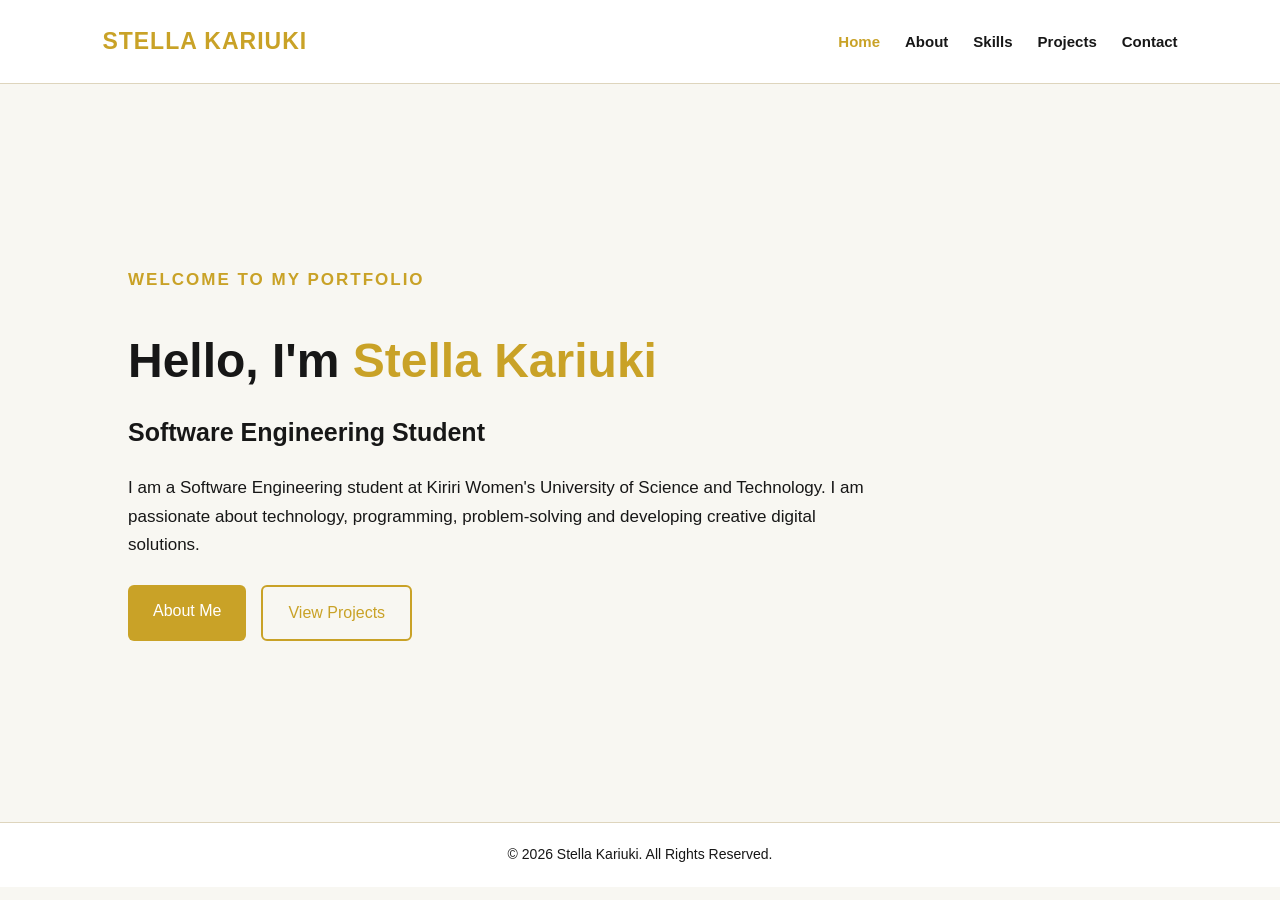
<file: index.html>
<!DOCTYPE html>
<html lang="en">
<head>
    <meta charset="UTF-8">
    <meta name="viewport" content="width=device-width, initial-scale=1.0">
    <title>Stella Kariuki | Home</title>
    <link rel="stylesheet" href="style.css">
</head>
<body>

<header>
    <div class="logo">STELLA KARIUKI</div>

    <nav>
        <a href="index.html" class="active">Home</a>
        <a href="about.html">About</a>
        <a href="skills.html">Skills</a>
        <a href="projects.html">Projects</a>
        <a href="contact.html">Contact</a>
    </nav>
</header>

<section class="home">
    <div class="home-content">
        <p class="welcome">WELCOME TO MY PORTFOLIO</p>

        <h1>Hello, I'm <span>Stella Kariuki</span></h1>

        <h2>Software Engineering Student</h2>

        <p>
            I am a Software Engineering student at
            Kiriri Women's University of Science and Technology.
            I am passionate about technology, programming,
            problem-solving and developing creative digital solutions.
        </p>

        <div class="home-buttons">
            <a href="about.html" class="btn">About Me</a>
            <a href="projects.html" class="btn secondary">View Projects</a>
        </div>
    </div>
</section>

<footer>
    <p>&copy; 2026 Stella Kariuki. All Rights Reserved.</p>
</footer>

</body>
</html>
</file>
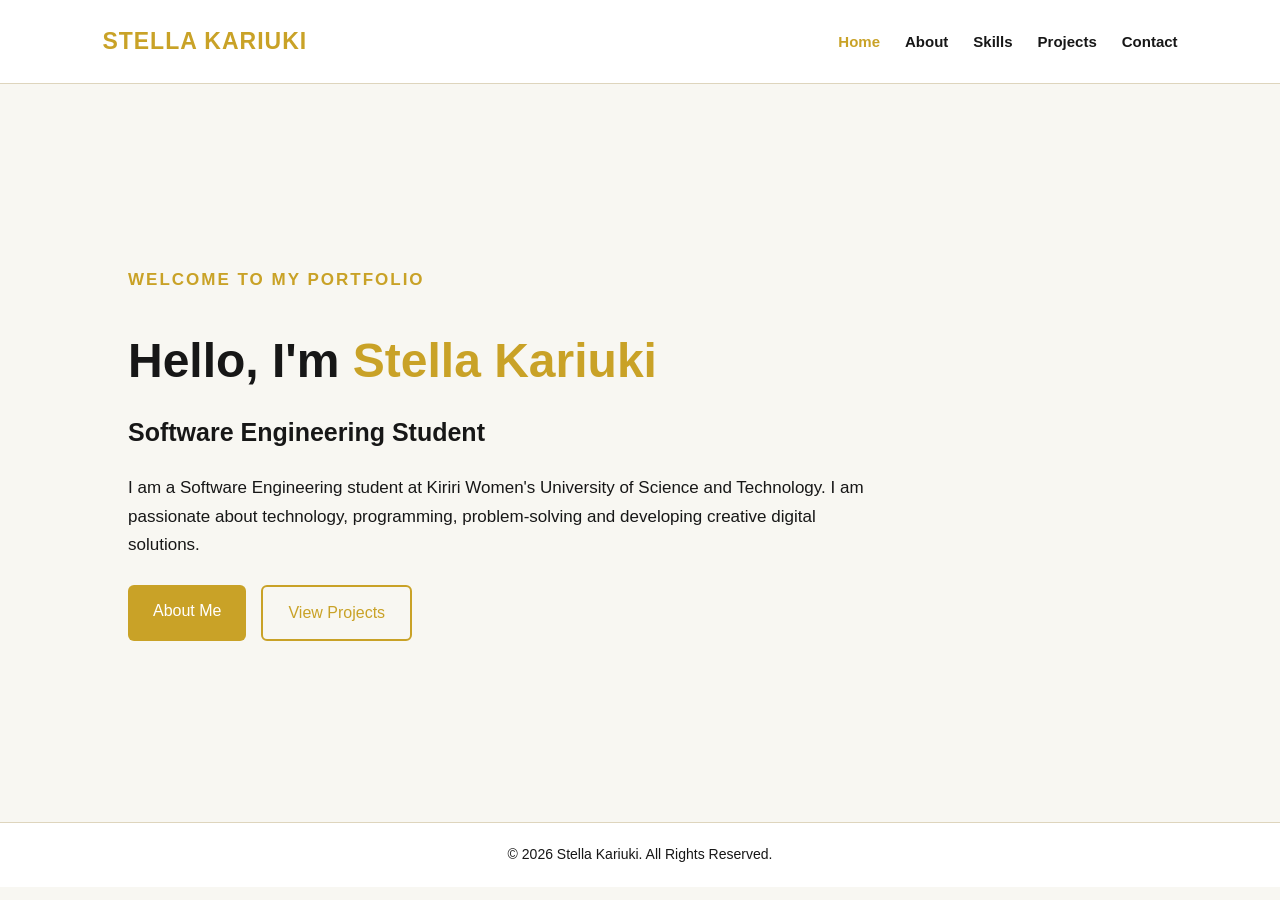
<file: Kariuki_portfolio/index.html>
<!DOCTYPE html>
<html lang="en">
<head>
    <meta charset="UTF-8">
    <meta name="viewport" content="width=device-width, initial-scale=1.0">
    <title>Stella Kariuki | Home</title>
    <link rel="stylesheet" href="css/style.css">
</head>
<body>

<header>
    <div class="logo">STELLA KARIUKI</div>

    <nav>
        <a href="index.html" class="active">Home</a>
        <a href="about.html">About</a>
        <a href="skills.html">Skills</a>
        <a href="projects.html">Projects</a>
        <a href="contact.html">Contact</a>
    </nav>
</header>

<section class="home">
    <div class="home-content">
        <p class="welcome">WELCOME TO MY PORTFOLIO</p>

        <h1>Hello, I'm <span>Stella Kariuki</span></h1>

        <h2>Software Engineering Student</h2>

        <p>
            I am a Software Engineering student at
            Kiriri Women's University of Science and Technology.
            I am passionate about technology, programming,
            problem-solving and developing creative digital solutions.
        </p>

        <div class="home-buttons">
            <a href="about.html" class="btn">About Me</a>
            <a href="projects.html" class="btn secondary">View Projects</a>
        </div>
    </div>
</section>

<footer>
    <p>&copy; 2026 Stella Kariuki. All Rights Reserved.</p>
</footer>

</body>
</html>
</file>
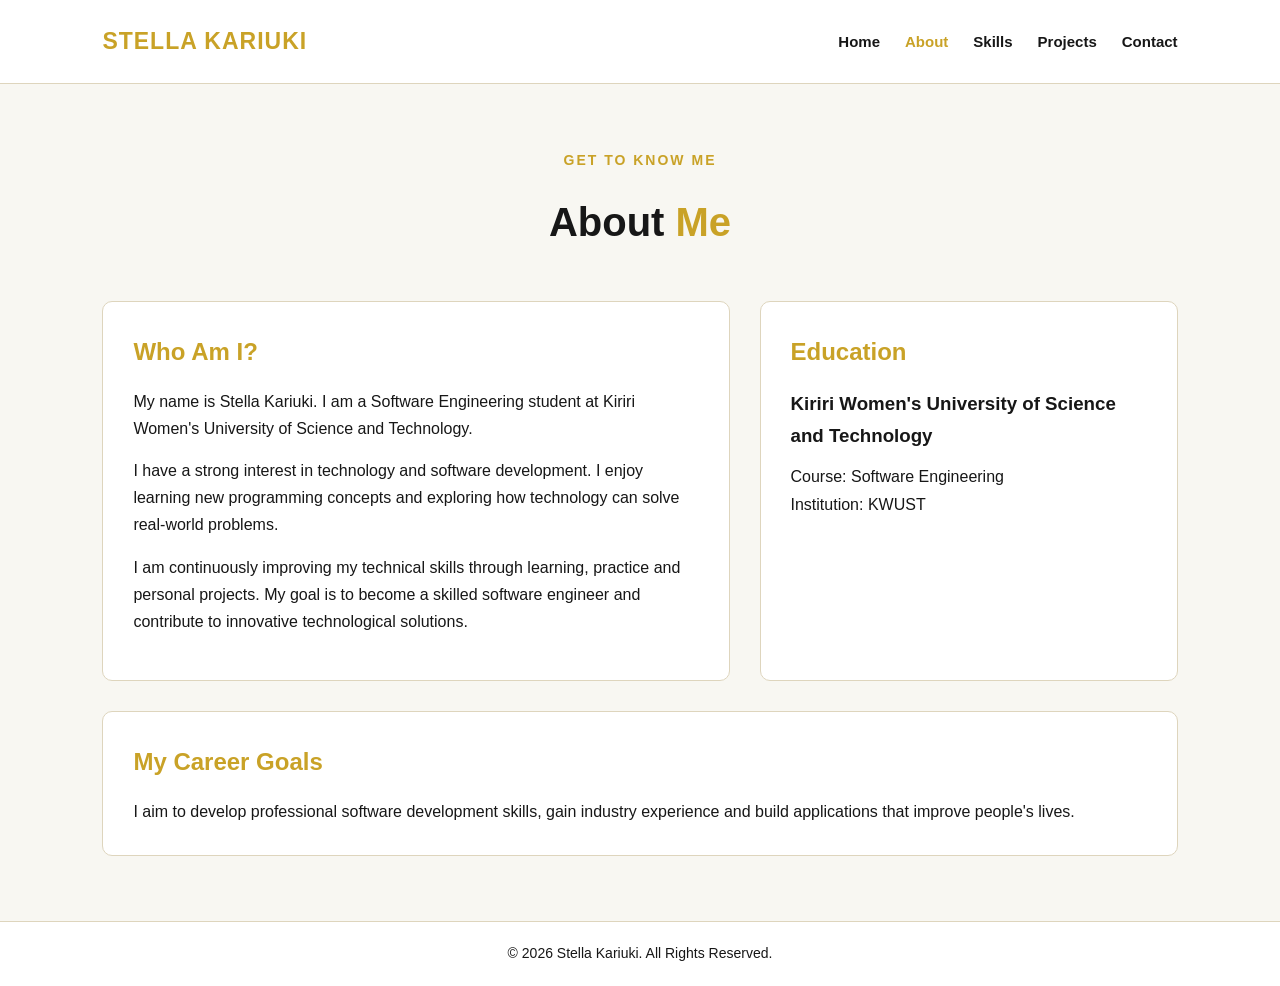
<file: about.html>
<!DOCTYPE html>
<html lang="en">
<head>
    <meta charset="UTF-8">
    <meta name="viewport" content="width=device-width, initial-scale=1.0">
    <title>Stella Kariuki | About</title>
    <link rel="stylesheet" href="style.css">
</head>
<body>

<header>
    <div class="logo">STELLA KARIUKI</div>

    <nav>
        <a href="index.html">Home</a>
        <a href="about.html" class="active">About</a>
        <a href="skills.html">Skills</a>
        <a href="projects.html">Projects</a>
        <a href="contact.html">Contact</a>
    </nav>
</header>

<section class="page-section">

    <div class="section-heading">
        <p class="welcome">GET TO KNOW ME</p>
        <h1>About <span>Me</span></h1>
    </div>

    <div class="about-container">

        <div class="about-text">
            <h2>Who Am I?</h2>

            <p>
                My name is Stella Kariuki. I am a Software
                Engineering student at Kiriri Women's University
                of Science and Technology.
            </p>

            <p>
                I have a strong interest in technology and
                software development. I enjoy learning new
                programming concepts and exploring how technology
                can solve real-world problems.
            </p>

            <p>
                I am continuously improving my technical skills
                through learning, practice and personal projects.
                My goal is to become a skilled software engineer
                and contribute to innovative technological solutions.
            </p>
        </div>

        <div class="education-box">
            <h2>Education</h2>

            <h3>Kiriri Women's University of Science and Technology</h3>

            <p>Course: Software Engineering</p>

            <p>Institution: KWUST</p>
        </div>

    </div>

    <div class="about-extra">
        <h2>My Career Goals</h2>

        <p>
            I aim to develop professional software development
            skills, gain industry experience and build applications
            that improve people's lives.
        </p>
    </div>

</section>

<footer>
    <p>&copy; 2026 Stella Kariuki. All Rights Reserved.</p>
</footer>

</body>
</html>
</file>
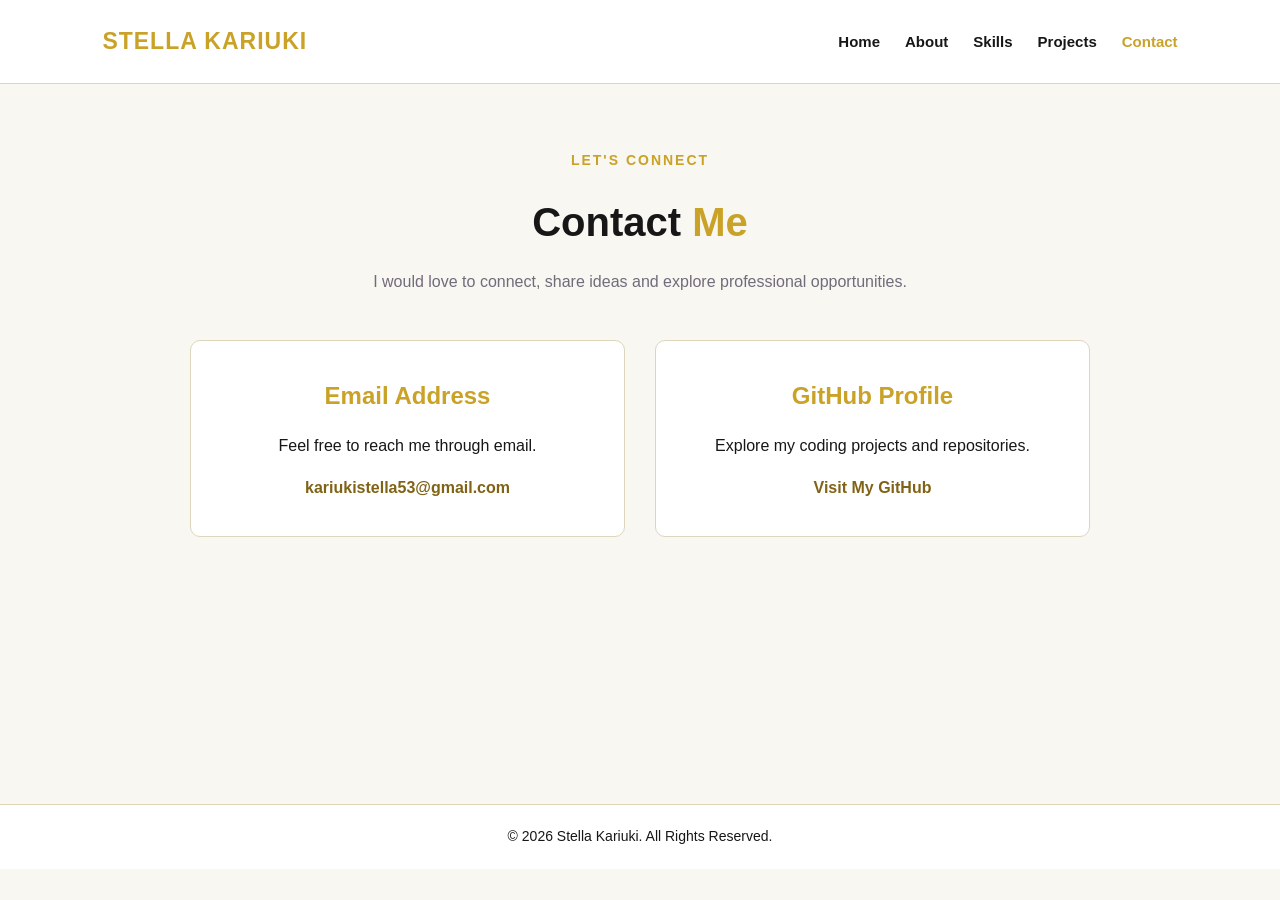
<file: contact.html>
<!DOCTYPE html>
<html lang="en">
<head>
    <meta charset="UTF-8">
    <meta name="viewport" content="width=device-width, initial-scale=1.0">
    <title>Stella Kariuki | Contact</title>
    <link rel="stylesheet" href="style.css">
</head>
<body>

<header>
    <div class="logo">STELLA KARIUKI</div>

    <nav>
        <a href="index.html">Home</a>
        <a href="about.html">About</a>
        <a href="skills.html">Skills</a>
        <a href="projects.html">Projects</a>
        <a href="contact.html" class="active">Contact</a>
    </nav>
</header>

<section class="page-section">

    <div class="section-heading">
        <p class="welcome">LET'S CONNECT</p>
        <h1>Contact <span>Me</span></h1>

        <p>
            I would love to connect, share ideas and
            explore professional opportunities.
        </p>
    </div>

    <div class="contact-container">

        <div class="contact-card">
            <h2>Email Address</h2>

            <p>Feel free to reach me through email.</p>

            <a href="mailto:kariukistella53@gmail.com">
                kariukistella53@gmail.com
            </a>
        </div>

        <div class="contact-card">
            <h2>GitHub Profile</h2>

            <p>Explore my coding projects and repositories.</p>

            <a href="https://github.com/kariukistella53-dot"
               target="_blank"
               rel="noopener noreferrer">
                Visit My GitHub
            </a>
        </div>

    </div>

</section>

<footer>
    <p>&copy; 2026 Stella Kariuki. All Rights Reserved.</p>
</footer>

</body>
</html>
</file>
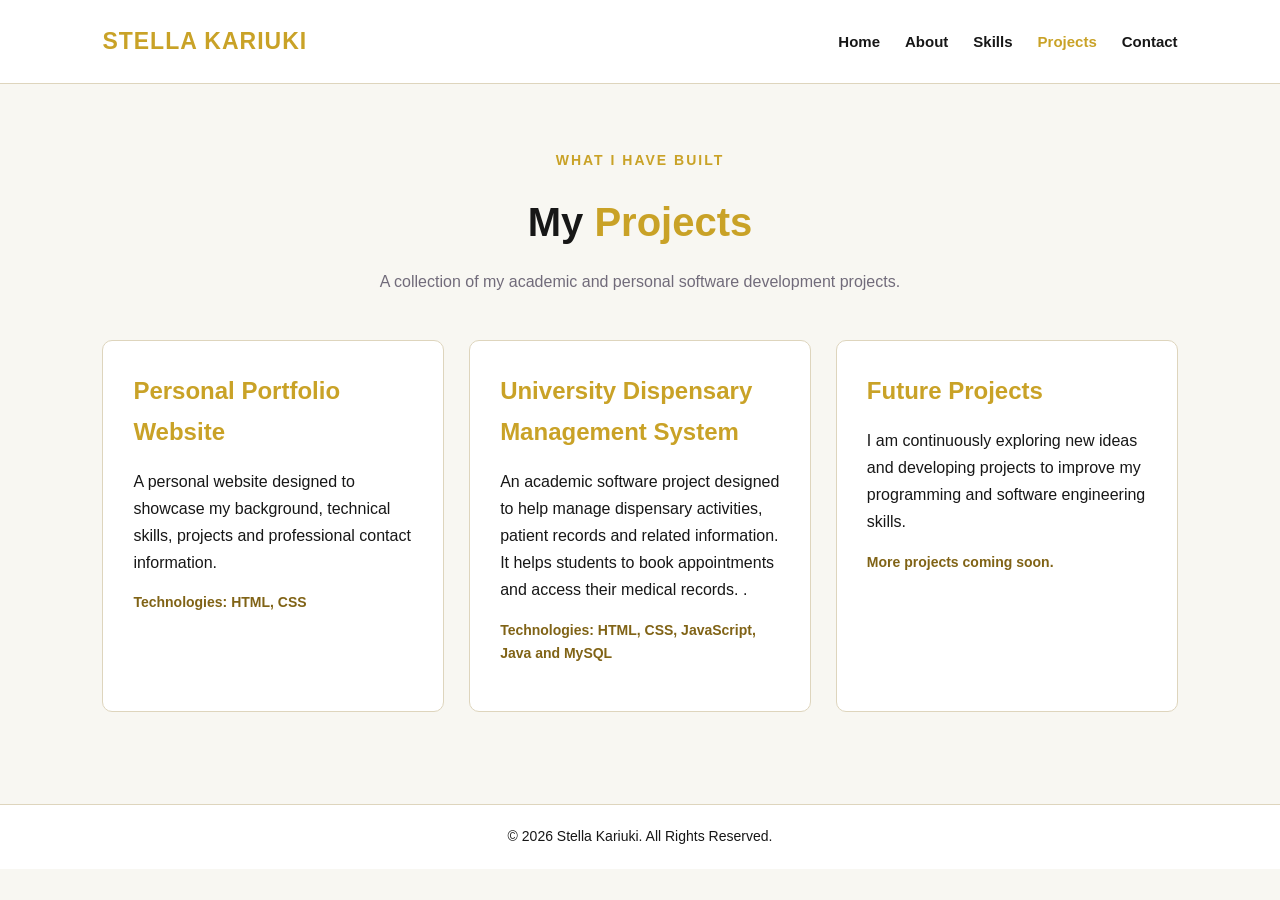
<file: projects.html>
<!DOCTYPE html>
<html lang="en">
<head>
    <meta charset="UTF-8">
    <meta name="viewport" content="width=device-width, initial-scale=1.0">
    <title>Stella Kariuki | Projects</title>
    <link rel="stylesheet" href="style.css">
</head>
<body>

<header>
    <div class="logo">STELLA KARIUKI</div>

    <nav>
        <a href="index.html">Home</a>
        <a href="about.html">About</a>
        <a href="skills.html">Skills</a>
        <a href="projects.html" class="active">Projects</a>
        <a href="contact.html">Contact</a>
    </nav>
</header>

<section class="page-section">

    <div class="section-heading">
        <p class="welcome">WHAT I HAVE BUILT</p>
        <h1>My <span>Projects</span></h1>

        <p>
            A collection of my academic and personal
            software development projects.
        </p>
    </div>

    <div class="projects-container">

        <div class="project-card">
            <h2>Personal Portfolio Website</h2>

            <p>
                A personal website designed to showcase my
                background, technical skills, projects and
                professional contact information.
            </p>

            <p class="technology">Technologies: HTML, CSS</p>
        </div>

        <div class="project-card">
            <h2>University Dispensary Management System</h2>

            <p>
                An academic software project designed to help
                manage dispensary activities, patient records
                and related information. It helps students to book appointments and access their medical records.
.
            </p>

            <p class="technology">
                Technologies: HTML, CSS, JavaScript, Java and MySQL
            </p>
        </div>

        <div class="project-card">
            <h2>Future Projects</h2>

            <p>
                I am continuously exploring new ideas and
                developing projects to improve my programming
                and software engineering skills.
            </p>

            <p class="technology">More projects coming soon.</p>
        </div>

    </div>

</section>

<footer>
    <p>&copy; 2026 Stella Kariuki. All Rights Reserved.</p>
</footer>

</body>
</html>
</file>
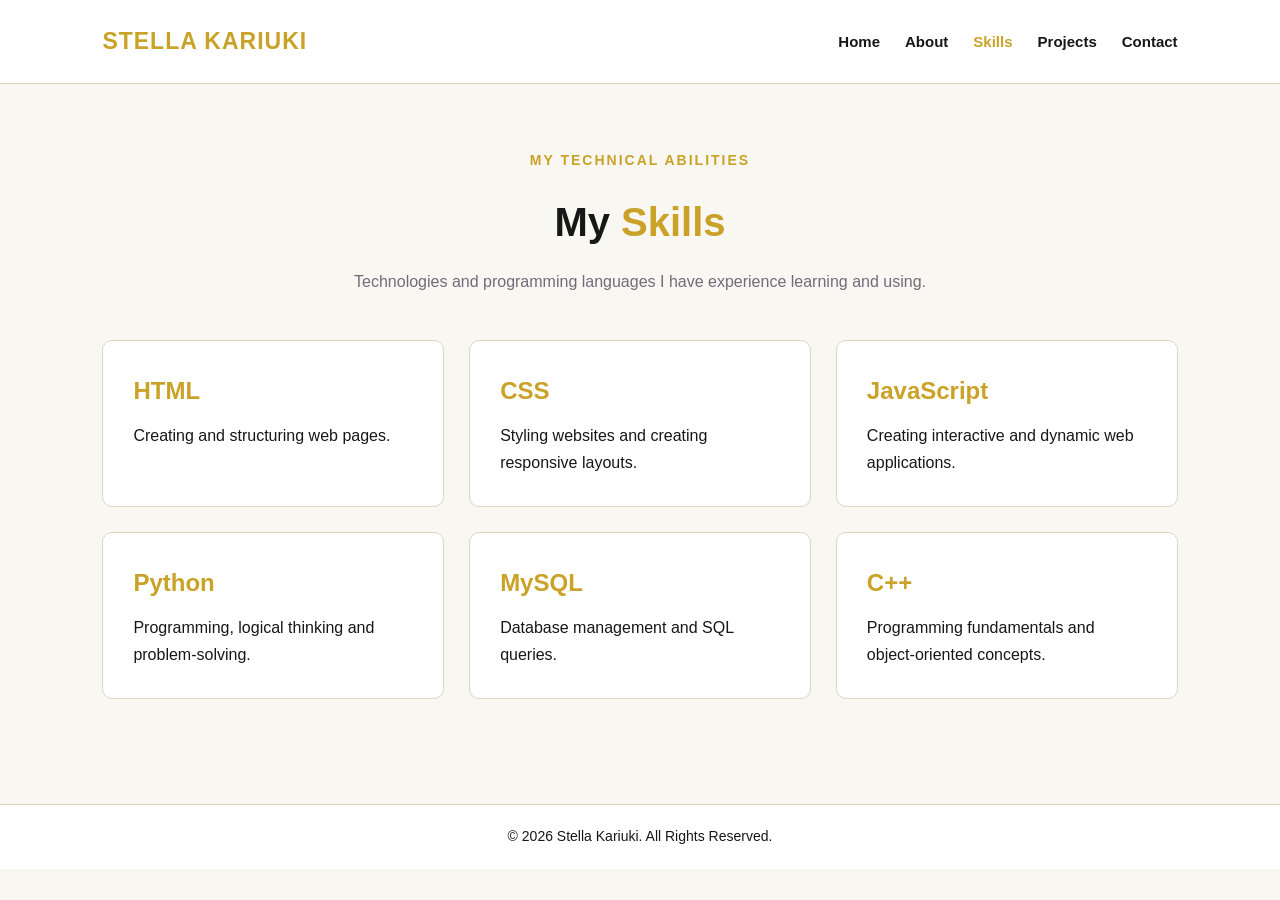
<file: skills.html>
<!DOCTYPE html>
<html lang="en">
<head>
    <meta charset="UTF-8">
    <meta name="viewport" content="width=device-width, initial-scale=1.0">
    <title>Stella Kariuki | Skills</title>
    <link rel="stylesheet" href="style.css">
</head>
<body>

<header>
    <div class="logo">STELLA KARIUKI</div>

    <nav>
        <a href="index.html">Home</a>
        <a href="about.html">About</a>
        <a href="skills.html" class="active">Skills</a>
        <a href="projects.html">Projects</a>
        <a href="contact.html">Contact</a>
    </nav>
</header>

<section class="page-section">

    <div class="section-heading">
        <p class="welcome">MY TECHNICAL ABILITIES</p>
        <h1>My <span>Skills</span></h1>

        <p>
            Technologies and programming languages
            I have experience learning and using.
        </p>
    </div>

    <div class="skills-container">

        <div class="skill-card">
            <h2>HTML</h2>
            <p>Creating and structuring web pages.</p>
        </div>

        <div class="skill-card">
            <h2>CSS</h2>
            <p>Styling websites and creating responsive layouts.</p>
        </div>

        <div class="skill-card">
            <h2>JavaScript</h2>
            <p>Creating interactive and dynamic web applications.</p>
        </div>

        <div class="skill-card">
            <h2>Python</h2>
            <p>Programming, logical thinking and problem-solving.</p>
        </div>

        <div class="skill-card">
            <h2>MySQL</h2>
            <p>Database management and SQL queries.</p>
        </div>

        <div class="skill-card">
            <h2>C++</h2>
            <p>Programming fundamentals and object-oriented concepts.</p>
        </div>

    </div>

</section>

<footer>
    <p>&copy; 2026 Stella Kariuki. All Rights Reserved.</p>
</footer>

</body>
</html>
</file>
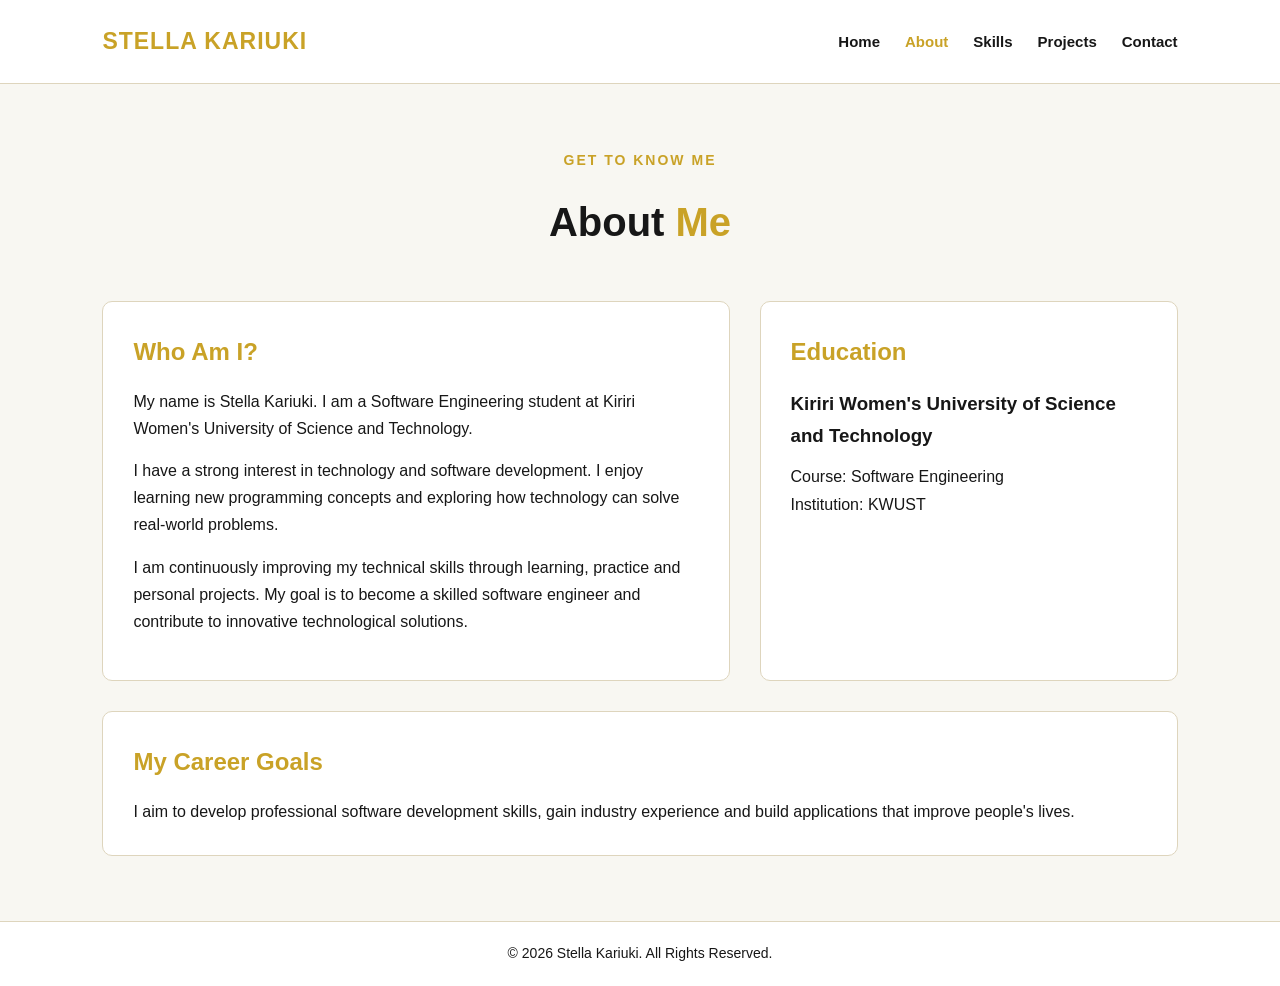
<file: Kariuki_portfolio/about.html>
<!DOCTYPE html>
<html lang="en">
<head>
    <meta charset="UTF-8">
    <meta name="viewport" content="width=device-width, initial-scale=1.0">
    <title>Stella Kariuki | About</title>
    <link rel="stylesheet" href="css/style.css">
</head>
<body>

<header>
    <div class="logo">STELLA KARIUKI</div>

    <nav>
        <a href="index.html">Home</a>
        <a href="about.html" class="active">About</a>
        <a href="skills.html">Skills</a>
        <a href="projects.html">Projects</a>
        <a href="contact.html">Contact</a>
    </nav>
</header>

<section class="page-section">

    <div class="section-heading">
        <p class="welcome">GET TO KNOW ME</p>
        <h1>About <span>Me</span></h1>
    </div>

    <div class="about-container">

        <div class="about-text">
            <h2>Who Am I?</h2>

            <p>
                My name is Stella Kariuki. I am a Software
                Engineering student at Kiriri Women's University
                of Science and Technology.
            </p>

            <p>
                I have a strong interest in technology and
                software development. I enjoy learning new
                programming concepts and exploring how technology
                can solve real-world problems.
            </p>

            <p>
                I am continuously improving my technical skills
                through learning, practice and personal projects.
                My goal is to become a skilled software engineer
                and contribute to innovative technological solutions.
            </p>
        </div>

        <div class="education-box">
            <h2>Education</h2>

            <h3>Kiriri Women's University of Science and Technology</h3>

            <p>Course: Software Engineering</p>

            <p>Institution: KWUST</p>
        </div>

    </div>

    <div class="about-extra">
        <h2>My Career Goals</h2>

        <p>
            I aim to develop professional software development
            skills, gain industry experience and build applications
            that improve people's lives.
        </p>
    </div>

</section>

<footer>
    <p>&copy; 2026 Stella Kariuki. All Rights Reserved.</p>
</footer>

</body>
</html>
</file>
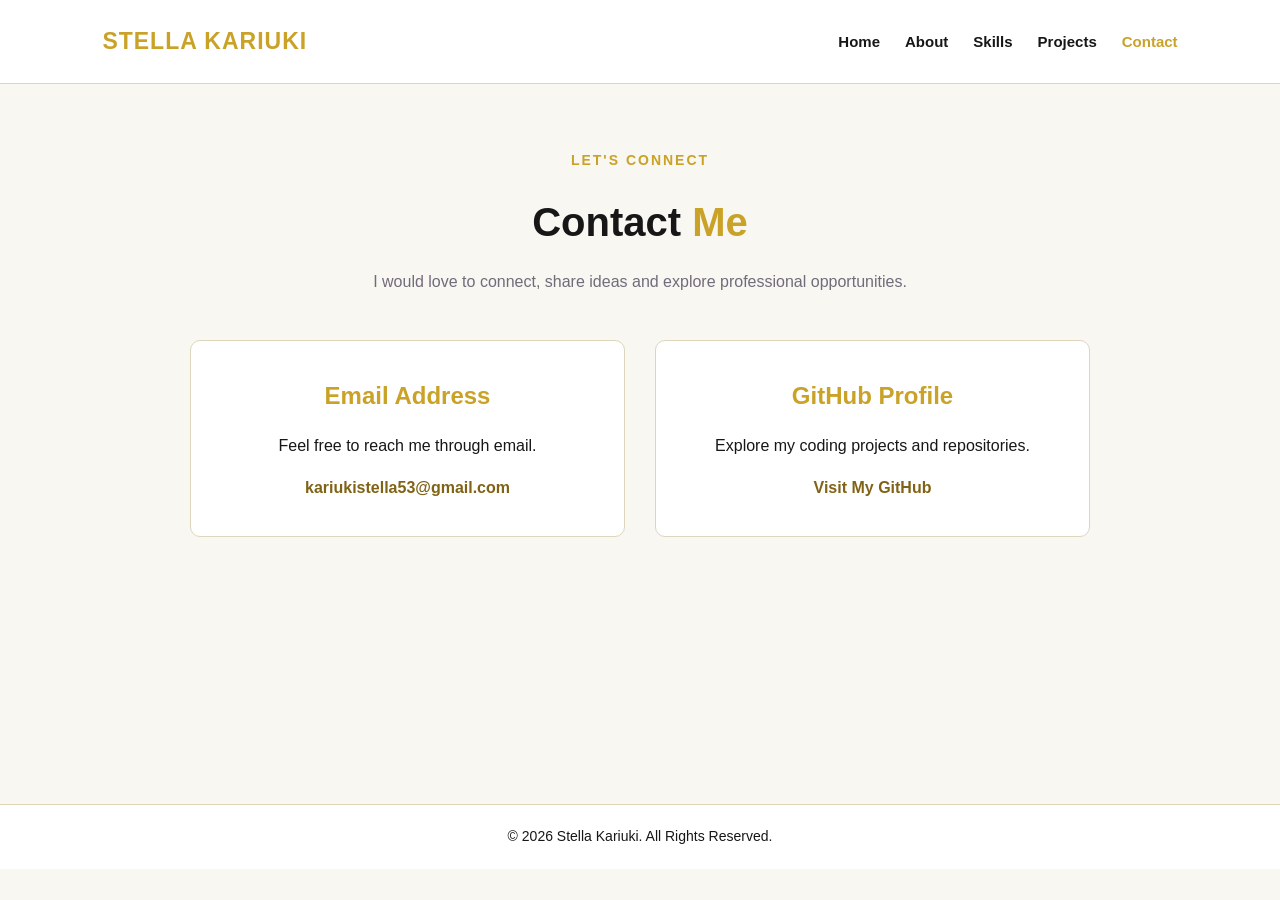
<file: Kariuki_portfolio/contact.html>
<!DOCTYPE html>
<html lang="en">
<head>
    <meta charset="UTF-8">
    <meta name="viewport" content="width=device-width, initial-scale=1.0">
    <title>Stella Kariuki | Contact</title>
    <link rel="stylesheet" href="css/style.css">
</head>
<body>

<header>
    <div class="logo">STELLA KARIUKI</div>

    <nav>
        <a href="index.html">Home</a>
        <a href="about.html">About</a>
        <a href="skills.html">Skills</a>
        <a href="projects.html">Projects</a>
        <a href="contact.html" class="active">Contact</a>
    </nav>
</header>

<section class="page-section">

    <div class="section-heading">
        <p class="welcome">LET'S CONNECT</p>
        <h1>Contact <span>Me</span></h1>

        <p>
            I would love to connect, share ideas and
            explore professional opportunities.
        </p>
    </div>

    <div class="contact-container">

        <div class="contact-card">
            <h2>Email Address</h2>

            <p>Feel free to reach me through email.</p>

            <a href="mailto:kariukistella53@gmail.com">
                kariukistella53@gmail.com
            </a>
        </div>

        <div class="contact-card">
            <h2>GitHub Profile</h2>

            <p>Explore my coding projects and repositories.</p>

            <a href="https://github.com/kariukistella53-dot"
               target="_blank"
               rel="noopener noreferrer">
                Visit My GitHub
            </a>
        </div>

    </div>

</section>

<footer>
    <p>&copy; 2026 Stella Kariuki. All Rights Reserved.</p>
</footer>

</body>
</html>
</file>
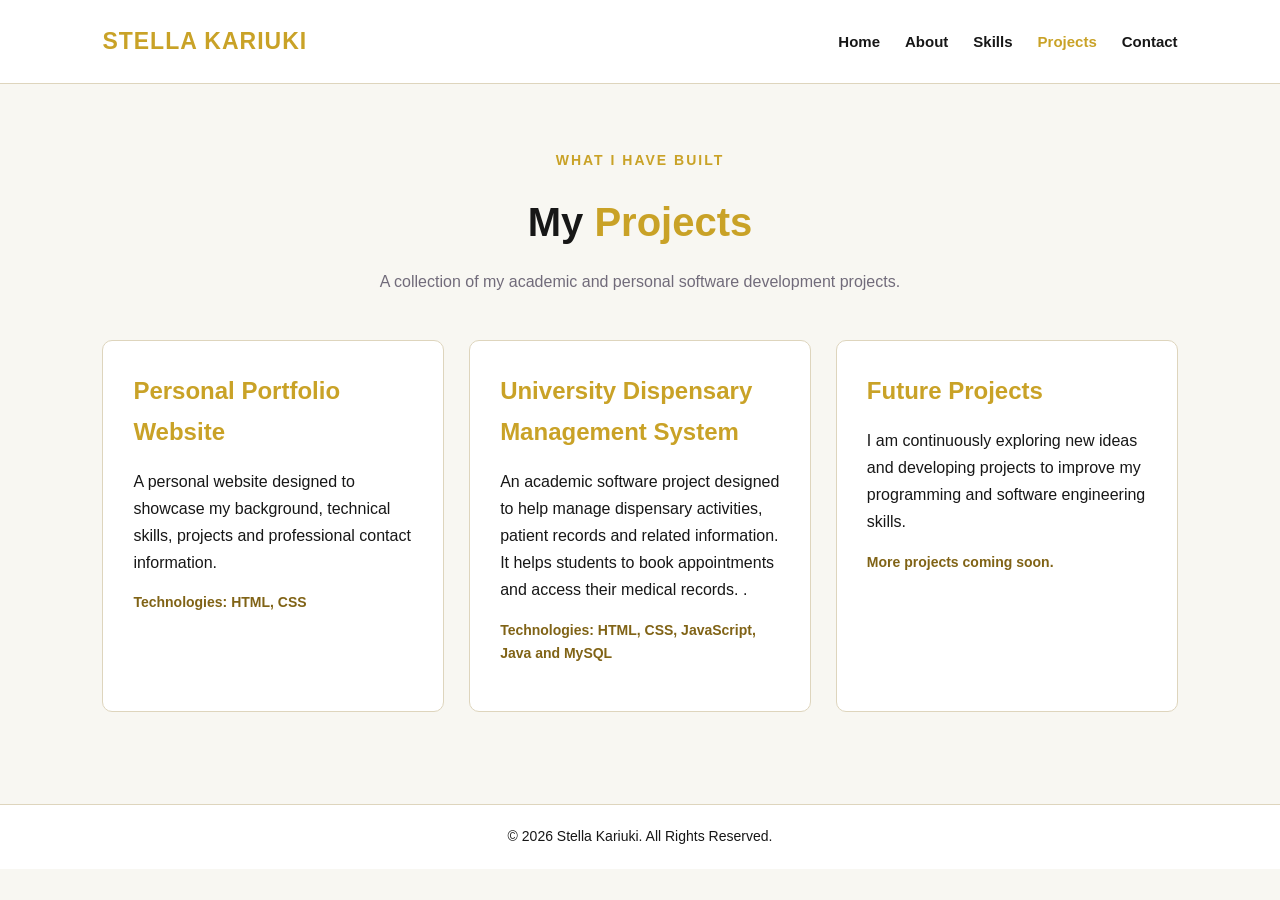
<file: Kariuki_portfolio/projects.html>
<!DOCTYPE html>
<html lang="en">
<head>
    <meta charset="UTF-8">
    <meta name="viewport" content="width=device-width, initial-scale=1.0">
    <title>Stella Kariuki | Projects</title>
    <link rel="stylesheet" href="css/style.css">
</head>
<body>

<header>
    <div class="logo">STELLA KARIUKI</div>

    <nav>
        <a href="index.html">Home</a>
        <a href="about.html">About</a>
        <a href="skills.html">Skills</a>
        <a href="projects.html" class="active">Projects</a>
        <a href="contact.html">Contact</a>
    </nav>
</header>

<section class="page-section">

    <div class="section-heading">
        <p class="welcome">WHAT I HAVE BUILT</p>
        <h1>My <span>Projects</span></h1>

        <p>
            A collection of my academic and personal
            software development projects.
        </p>
    </div>

    <div class="projects-container">

        <div class="project-card">
            <h2>Personal Portfolio Website</h2>

            <p>
                A personal website designed to showcase my
                background, technical skills, projects and
                professional contact information.
            </p>

            <p class="technology">Technologies: HTML, CSS</p>
        </div>

        <div class="project-card">
            <h2>University Dispensary Management System</h2>

            <p>
                An academic software project designed to help
                manage dispensary activities, patient records
                and related information. It helps students to book appointments and access their medical records.
.
            </p>

            <p class="technology">
                Technologies: HTML, CSS, JavaScript, Java and MySQL
            </p>
        </div>

        <div class="project-card">
            <h2>Future Projects</h2>

            <p>
                I am continuously exploring new ideas and
                developing projects to improve my programming
                and software engineering skills.
            </p>

            <p class="technology">More projects coming soon.</p>
        </div>

    </div>

</section>

<footer>
    <p>&copy; 2026 Stella Kariuki. All Rights Reserved.</p>
</footer>

</body>
</html>
</file>
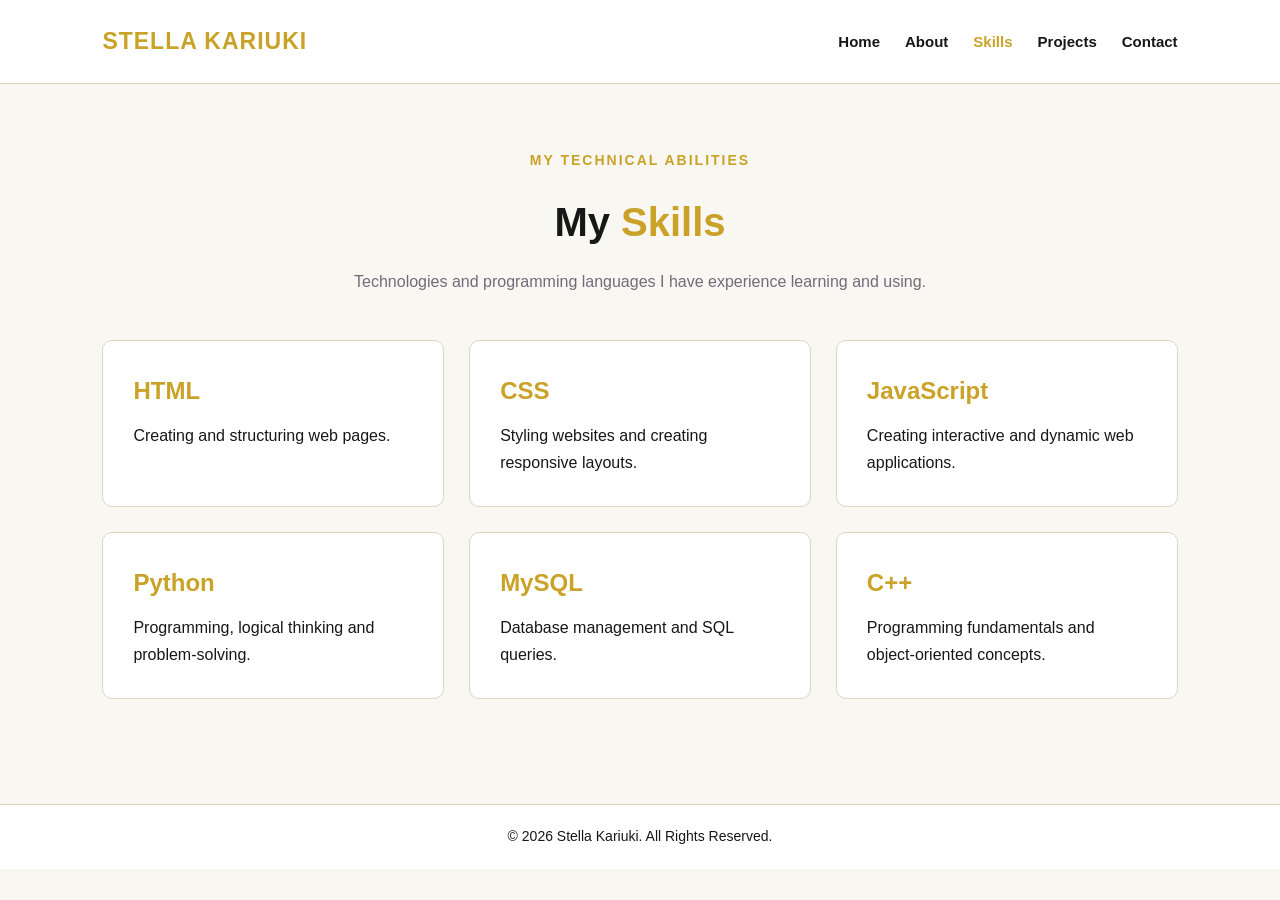
<file: Kariuki_portfolio/skills.html>
<!DOCTYPE html>
<html lang="en">
<head>
    <meta charset="UTF-8">
    <meta name="viewport" content="width=device-width, initial-scale=1.0">
    <title>Stella Kariuki | Skills</title>
    <link rel="stylesheet" href="css/style.css">
</head>
<body>

<header>
    <div class="logo">STELLA KARIUKI</div>

    <nav>
        <a href="index.html">Home</a>
        <a href="about.html">About</a>
        <a href="skills.html" class="active">Skills</a>
        <a href="projects.html">Projects</a>
        <a href="contact.html">Contact</a>
    </nav>
</header>

<section class="page-section">

    <div class="section-heading">
        <p class="welcome">MY TECHNICAL ABILITIES</p>
        <h1>My <span>Skills</span></h1>

        <p>
            Technologies and programming languages
            I have experience learning and using.
        </p>
    </div>

    <div class="skills-container">

        <div class="skill-card">
            <h2>HTML</h2>
            <p>Creating and structuring web pages.</p>
        </div>

        <div class="skill-card">
            <h2>CSS</h2>
            <p>Styling websites and creating responsive layouts.</p>
        </div>

        <div class="skill-card">
            <h2>JavaScript</h2>
            <p>Creating interactive and dynamic web applications.</p>
        </div>

        <div class="skill-card">
            <h2>Python</h2>
            <p>Programming, logical thinking and problem-solving.</p>
        </div>

        <div class="skill-card">
            <h2>MySQL</h2>
            <p>Database management and SQL queries.</p>
        </div>

        <div class="skill-card">
            <h2>C++</h2>
            <p>Programming fundamentals and object-oriented concepts.</p>
        </div>

    </div>

</section>

<footer>
    <p>&copy; 2026 Stella Kariuki. All Rights Reserved.</p>
</footer>

</body>
</html>
</file>
<file: style.css>
/* =================================
   STELLA KARIUKI PORTFOLIO
   MAIN STYLESHEET
================================= */

/* COLOUR SETTINGS */

:root {
    --primary-color: #C9A227;
    --secondary-color: #806316;
    --background-color: #F8F7F2;
    --text-color: #171717;
    --white: #FFFFFF;
    --light-color: #F1EBD9;
    --border-color: #DED5BD;
}

/* GENERAL SETTINGS */

* {
    margin: 0;
    padding: 0;
    box-sizing: border-box;
}

body {
    font-family: Arial, sans-serif;
    background-color: var(--background-color);
    color: var(--text-color);
    line-height: 1.7;
}

a {
    text-decoration: none;
}

/* HEADER */

header {
    display: flex;
    justify-content: space-between;
    align-items: center;
    padding: 22px 8%;
    background-color: var(--white);
    border-bottom: 1px solid var(--border-color);
}

.logo {
    font-size: 23px;
    font-weight: bold;
    color: var(--primary-color);
    letter-spacing: 1px;
}

nav {
    display: flex;
    gap: 25px;
}

nav a {
    color: var(--text-color);
    font-size: 15px;
    font-weight: 600;
    transition: 0.3s;
}

nav a:hover,
nav a.active {
    color: var(--primary-color);
}

/* HOME PAGE */

.home {
    min-height: 82vh;
    display: flex;
    align-items: center;
    padding: 60px 10%;
}

.home-content {
    max-width: 750px;
}

.welcome {
    color: var(--primary-color);
    font-size: 14px;
    font-weight: bold;
    letter-spacing: 2px;
    margin-bottom: 15px;
}

.home h1 {
    font-size: 48px;
    margin-bottom: 10px;
}

.home h1 span,
.section-heading h1 span {
    color: var(--primary-color);
}

.home h2 {
    font-size: 25px;
    margin-bottom: 20px;
}

.home-content p {
    font-size: 17px;
    margin-bottom: 25px;
}

/* HOME BUTTONS */

.home-buttons {
    display: flex;
    gap: 15px;
    flex-wrap: wrap;
}

.btn {
    display: inline-block;
    padding: 12px 25px;
    background-color: var(--primary-color);
    color: var(--white);
    border-radius: 6px;
    transition: 0.3s;
}

.btn:hover {
    background-color: var(--secondary-color);
}

.btn.secondary {
    background-color: transparent;
    color: var(--primary-color);
    border: 2px solid var(--primary-color);
}

/* GENERAL PAGE SECTIONS */

.page-section {
    min-height: 80vh;
    padding: 65px 8%;
}

.section-heading {
    text-align: center;
    margin-bottom: 45px;
}

.section-heading h1 {
    font-size: 40px;
    margin-bottom: 12px;
}

.section-heading > p:last-child {
    color: #716b7a;
}

/* ABOUT PAGE */

.about-container {
    display: grid;
    grid-template-columns: 1.5fr 1fr;
    gap: 30px;
}

.about-text,
.education-box,
.about-extra {
    background-color: var(--white);
    padding: 30px;
    border-radius: 10px;
    border: 1px solid var(--border-color);
}

.about-text h2,
.education-box h2,
.about-extra h2 {
    color: var(--primary-color);
    margin-bottom: 15px;
}

.about-text p {
    margin-bottom: 15px;
}

.education-box h3 {
    margin-bottom: 12px;
}

.about-extra {
    margin-top: 30px;
}

/* SKILLS PAGE */

.skills-container {
    display: grid;
    grid-template-columns: repeat(3, 1fr);
    gap: 25px;
}

.skill-card {
    padding: 30px;
    background-color: var(--white);
    border: 1px solid var(--border-color);
    border-radius: 10px;
    transition: 0.3s;
}

.skill-card h2 {
    color: var(--primary-color);
    margin-bottom: 10px;
}

.skill-card:hover {
    transform: translateY(-5px);
    box-shadow: 0 8px 20px rgba(0, 0, 0, 0.08);
}

/* PROJECTS PAGE */

.projects-container {
    display: grid;
    grid-template-columns: repeat(3, 1fr);
    gap: 25px;
}

.project-card {
    background-color: var(--white);
    padding: 30px;
    border: 1px solid var(--border-color);
    border-radius: 10px;
    transition: 0.3s;
}

.project-card h2 {
    color: var(--primary-color);
    margin-bottom: 15px;
}

.project-card p {
    margin-bottom: 15px;
}

.project-card:hover {
    transform: translateY(-5px);
    box-shadow: 0 8px 20px rgba(0, 0, 0, 0.08);
}

.technology {
    color: var(--secondary-color);
    font-size: 14px;
    font-weight: bold;
}

/* CONTACT PAGE */

.contact-container {
    display: grid;
    grid-template-columns: repeat(2, 1fr);
    gap: 30px;
    max-width: 900px;
    margin: auto;
}

.contact-card {
    background-color: var(--white);
    padding: 35px;
    text-align: center;
    border: 1px solid var(--border-color);
    border-radius: 10px;
}

.contact-card h2 {
    color: var(--primary-color);
    margin-bottom: 15px;
}

.contact-card p {
    margin-bottom: 15px;
}

.contact-card a {
    color: var(--secondary-color);
    font-weight: bold;
    overflow-wrap: anywhere;
}

/* FOOTER */

footer {
    background-color: var(--white);
    border-top: 1px solid var(--border-color);
    text-align: center;
    padding: 20px;
    margin-top: auto;
    font-size: 14px;
}

/* RESPONSIVE DESIGN */

@media (max-width: 768px) {

    header {
        flex-direction: column;
        gap: 15px;
    }

    nav {
        flex-wrap: wrap;
        justify-content: center;
        gap: 15px;
    }

    .home {
        padding: 50px 7%;
    }

    .home h1 {
        font-size: 35px;
    }

    .about-container,
    .skills-container,
    .projects-container,
    .contact-container {
        grid-template-columns: 1fr;
    }

    .section-heading h1 {
        font-size: 32px;
    }
}
</file>
<file: Kariuki_portfolio/css/style.css>
/* =================================
   STELLA KARIUKI PORTFOLIO
   MAIN STYLESHEET
================================= */

/* COLOUR SETTINGS */

:root {
    --primary-color: #C9A227;
    --secondary-color: #806316;
    --background-color: #F8F7F2;
    --text-color: #171717;
    --white: #FFFFFF;
    --light-color: #F1EBD9;
    --border-color: #DED5BD;
}

/* GENERAL SETTINGS */

* {
    margin: 0;
    padding: 0;
    box-sizing: border-box;
}

body {
    font-family: Arial, sans-serif;
    background-color: var(--background-color);
    color: var(--text-color);
    line-height: 1.7;
}

a {
    text-decoration: none;
}

/* HEADER */

header {
    display: flex;
    justify-content: space-between;
    align-items: center;
    padding: 22px 8%;
    background-color: var(--white);
    border-bottom: 1px solid var(--border-color);
}

.logo {
    font-size: 23px;
    font-weight: bold;
    color: var(--primary-color);
    letter-spacing: 1px;
}

nav {
    display: flex;
    gap: 25px;
}

nav a {
    color: var(--text-color);
    font-size: 15px;
    font-weight: 600;
    transition: 0.3s;
}

nav a:hover,
nav a.active {
    color: var(--primary-color);
}

/* HOME PAGE */

.home {
    min-height: 82vh;
    display: flex;
    align-items: center;
    padding: 60px 10%;
}

.home-content {
    max-width: 750px;
}

.welcome {
    color: var(--primary-color);
    font-size: 14px;
    font-weight: bold;
    letter-spacing: 2px;
    margin-bottom: 15px;
}

.home h1 {
    font-size: 48px;
    margin-bottom: 10px;
}

.home h1 span,
.section-heading h1 span {
    color: var(--primary-color);
}

.home h2 {
    font-size: 25px;
    margin-bottom: 20px;
}

.home-content p {
    font-size: 17px;
    margin-bottom: 25px;
}

/* HOME BUTTONS */

.home-buttons {
    display: flex;
    gap: 15px;
    flex-wrap: wrap;
}

.btn {
    display: inline-block;
    padding: 12px 25px;
    background-color: var(--primary-color);
    color: var(--white);
    border-radius: 6px;
    transition: 0.3s;
}

.btn:hover {
    background-color: var(--secondary-color);
}

.btn.secondary {
    background-color: transparent;
    color: var(--primary-color);
    border: 2px solid var(--primary-color);
}

/* GENERAL PAGE SECTIONS */

.page-section {
    min-height: 80vh;
    padding: 65px 8%;
}

.section-heading {
    text-align: center;
    margin-bottom: 45px;
}

.section-heading h1 {
    font-size: 40px;
    margin-bottom: 12px;
}

.section-heading > p:last-child {
    color: #716b7a;
}

/* ABOUT PAGE */

.about-container {
    display: grid;
    grid-template-columns: 1.5fr 1fr;
    gap: 30px;
}

.about-text,
.education-box,
.about-extra {
    background-color: var(--white);
    padding: 30px;
    border-radius: 10px;
    border: 1px solid var(--border-color);
}

.about-text h2,
.education-box h2,
.about-extra h2 {
    color: var(--primary-color);
    margin-bottom: 15px;
}

.about-text p {
    margin-bottom: 15px;
}

.education-box h3 {
    margin-bottom: 12px;
}

.about-extra {
    margin-top: 30px;
}

/* SKILLS PAGE */

.skills-container {
    display: grid;
    grid-template-columns: repeat(3, 1fr);
    gap: 25px;
}

.skill-card {
    padding: 30px;
    background-color: var(--white);
    border: 1px solid var(--border-color);
    border-radius: 10px;
    transition: 0.3s;
}

.skill-card h2 {
    color: var(--primary-color);
    margin-bottom: 10px;
}

.skill-card:hover {
    transform: translateY(-5px);
    box-shadow: 0 8px 20px rgba(0, 0, 0, 0.08);
}

/* PROJECTS PAGE */

.projects-container {
    display: grid;
    grid-template-columns: repeat(3, 1fr);
    gap: 25px;
}

.project-card {
    background-color: var(--white);
    padding: 30px;
    border: 1px solid var(--border-color);
    border-radius: 10px;
    transition: 0.3s;
}

.project-card h2 {
    color: var(--primary-color);
    margin-bottom: 15px;
}

.project-card p {
    margin-bottom: 15px;
}

.project-card:hover {
    transform: translateY(-5px);
    box-shadow: 0 8px 20px rgba(0, 0, 0, 0.08);
}

.technology {
    color: var(--secondary-color);
    font-size: 14px;
    font-weight: bold;
}

/* CONTACT PAGE */

.contact-container {
    display: grid;
    grid-template-columns: repeat(2, 1fr);
    gap: 30px;
    max-width: 900px;
    margin: auto;
}

.contact-card {
    background-color: var(--white);
    padding: 35px;
    text-align: center;
    border: 1px solid var(--border-color);
    border-radius: 10px;
}

.contact-card h2 {
    color: var(--primary-color);
    margin-bottom: 15px;
}

.contact-card p {
    margin-bottom: 15px;
}

.contact-card a {
    color: var(--secondary-color);
    font-weight: bold;
    overflow-wrap: anywhere;
}

/* FOOTER */

footer {
    background-color: var(--white);
    border-top: 1px solid var(--border-color);
    text-align: center;
    padding: 20px;
    margin-top: auto;
    font-size: 14px;
}

/* RESPONSIVE DESIGN */

@media (max-width: 768px) {

    header {
        flex-direction: column;
        gap: 15px;
    }

    nav {
        flex-wrap: wrap;
        justify-content: center;
        gap: 15px;
    }

    .home {
        padding: 50px 7%;
    }

    .home h1 {
        font-size: 35px;
    }

    .about-container,
    .skills-container,
    .projects-container,
    .contact-container {
        grid-template-columns: 1fr;
    }

    .section-heading h1 {
        font-size: 32px;
    }
}
</file>
